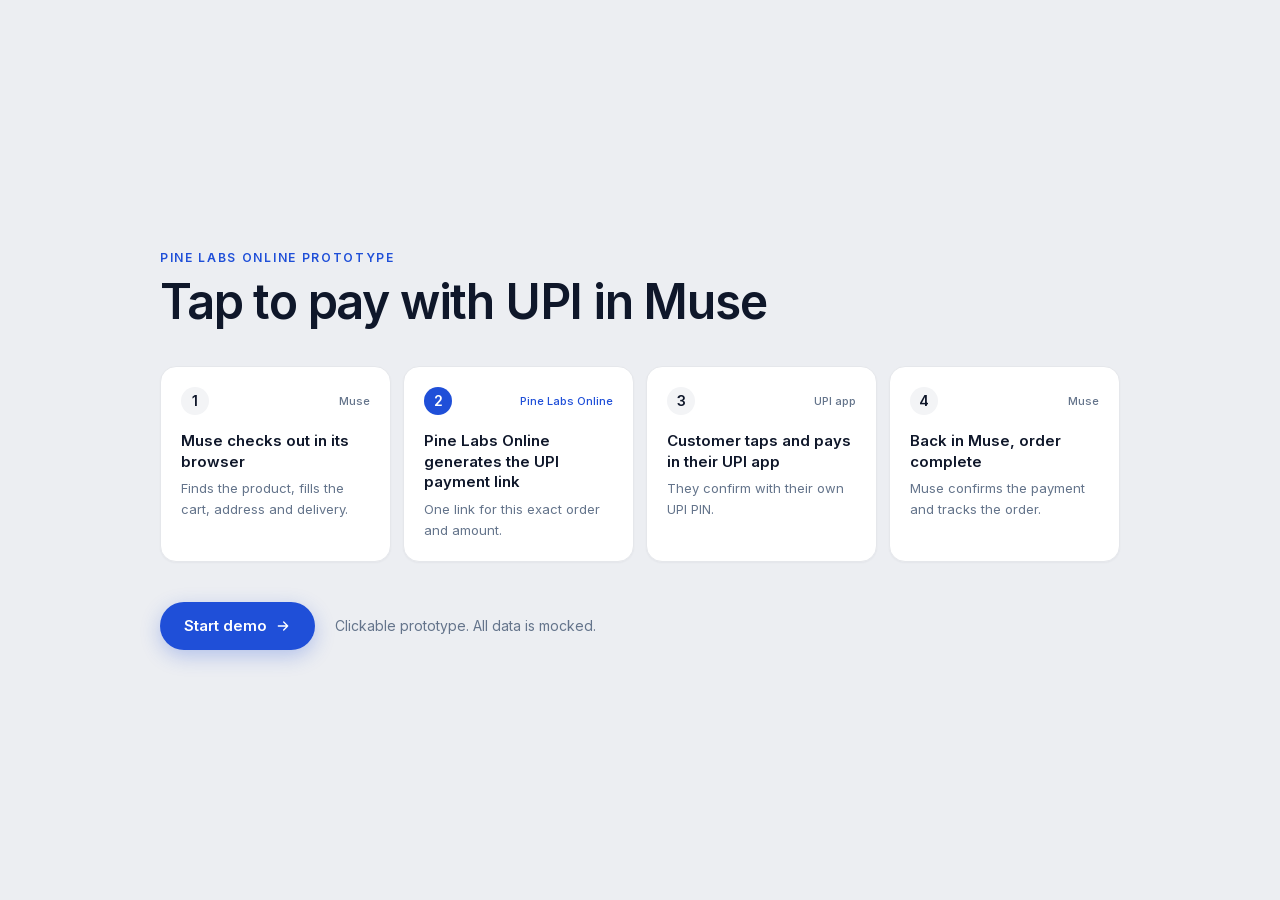
<file: index.html>
<!DOCTYPE html><!--DOix5eGANbyI_nHzHL5Zt--><html lang="en" class="__variable_d8ebd1"><head><meta charSet="utf-8"/><meta name="viewport" content="width=device-width, initial-scale=1"/><link rel="preload" href="/_next/static/media/e4af272ccee01ff0-s.p.woff2" as="font" crossorigin="" type="font/woff2"/><link rel="stylesheet" href="/_next/static/css/c49700645d772ae1.css" data-precedence="next"/><link rel="preload" as="script" fetchPriority="low" href="/_next/static/chunks/webpack-a25b6694ddfb39a9.js"/><script src="/_next/static/chunks/4bd1b696-c023c6e3521b1417.js" async=""></script><script src="/_next/static/chunks/255-15b9cc804e0d9c7d.js" async=""></script><script src="/_next/static/chunks/main-app-b531498d83eddec6.js" async=""></script><script src="/_next/static/chunks/app/page-eae28957db2c0c24.js" async=""></script><meta name="next-size-adjust" content=""/><meta name="theme-color" content="#eceef2"/><title>Tap to pay with UPI in Muse</title><meta name="description" content="Pine Labs Online prototype. Muse checks out, the customer pays with UPI."/><meta property="og:title" content="Tap to pay with UPI in Muse"/><meta property="og:description" content="Pine Labs Online prototype. Muse checks out, the customer pays with UPI."/><meta property="og:url" content="https://upilink.agentcheckout.app"/><meta property="og:site_name" content="Pine Labs Online"/><meta property="og:image" content="https://upilink.agentcheckout.app/og.png"/><meta property="og:image:width" content="1200"/><meta property="og:image:height" content="630"/><meta property="og:image:alt" content="Tap to pay with UPI in Muse. A Pine Labs Online prototype."/><meta property="og:type" content="website"/><meta name="twitter:card" content="summary_large_image"/><meta name="twitter:title" content="Tap to pay with UPI in Muse"/><meta name="twitter:description" content="Pine Labs Online prototype. Muse checks out, the customer pays with UPI."/><meta name="twitter:image" content="https://upilink.agentcheckout.app/og.png"/><link rel="icon" href="/icon.svg"/><link rel="apple-touch-icon" href="/apple-touch-icon.png"/><script src="/_next/static/chunks/polyfills-42372ed130431b0a.js" noModule=""></script></head><body class="font-sans"><div hidden=""><!--$--><!--/$--></div><main class="mx-auto flex min-h-dvh max-w-5xl flex-col justify-center px-4 py-8 sm:px-8 sm:py-12"><p class="text-xs font-semibold tracking-[0.14em] text-accent uppercase">Pine Labs Online prototype</p><h1 class="mt-3 whitespace-nowrap text-[24px] font-semibold tracking-tight text-ink sm:text-5xl">Tap to pay with UPI in Muse</h1><ol class="mt-8 grid gap-2.5 sm:mt-10 sm:grid-cols-4 sm:gap-3"><li class="relative rounded-2xl border border-line bg-white p-4 sm:p-5 shadow-[0_1px_2px_rgba(15,23,42,0.04)]"><div class="flex items-center justify-between"><span class="flex h-7 w-7 items-center justify-center rounded-full text-sm font-semibold bg-surface text-ink">1</span><span class="text-[11px] font-medium text-muted">Muse</span></div><h2 class="mt-3 text-[15px] leading-snug sm:mt-4 font-semibold text-ink">Muse checks out in its browser</h2><p class="mt-1.5 text-[13px] leading-relaxed text-muted">Finds the product, fills the cart, address and delivery.</p></li><li class="relative rounded-2xl border border-line bg-white p-4 sm:p-5 shadow-[0_1px_2px_rgba(15,23,42,0.04)]"><div class="flex items-center justify-between"><span class="flex h-7 w-7 items-center justify-center rounded-full text-sm font-semibold bg-accent text-white">2</span><span class="text-[11px] font-medium text-accent">Pine Labs Online</span></div><h2 class="mt-3 text-[15px] leading-snug sm:mt-4 font-semibold text-ink">Pine Labs Online generates the UPI payment link</h2><p class="mt-1.5 text-[13px] leading-relaxed text-muted">One link for this exact order and amount.</p></li><li class="relative rounded-2xl border border-line bg-white p-4 sm:p-5 shadow-[0_1px_2px_rgba(15,23,42,0.04)]"><div class="flex items-center justify-between"><span class="flex h-7 w-7 items-center justify-center rounded-full text-sm font-semibold bg-surface text-ink">3</span><span class="text-[11px] font-medium text-muted">UPI app</span></div><h2 class="mt-3 text-[15px] leading-snug sm:mt-4 font-semibold text-ink">Customer taps and pays in their UPI app</h2><p class="mt-1.5 text-[13px] leading-relaxed text-muted">They confirm with their own UPI PIN.</p></li><li class="relative rounded-2xl border border-line bg-white p-4 sm:p-5 shadow-[0_1px_2px_rgba(15,23,42,0.04)]"><div class="flex items-center justify-between"><span class="flex h-7 w-7 items-center justify-center rounded-full text-sm font-semibold bg-surface text-ink">4</span><span class="text-[11px] font-medium text-muted">Muse</span></div><h2 class="mt-3 text-[15px] leading-snug sm:mt-4 font-semibold text-ink">Back in Muse, order complete</h2><p class="mt-1.5 text-[13px] leading-relaxed text-muted">Muse confirms the payment and tracks the order.</p></li></ol><div class="mt-10 flex flex-col items-start gap-3 sm:flex-row sm:items-center sm:gap-5"><button type="button" class="inline-flex h-12 items-center gap-2 rounded-full bg-accent px-6 text-[15px] font-semibold text-white shadow-[0_6px_20px_rgba(31,79,216,0.28)] transition hover:brightness-110 active:scale-[0.98]">Start demo<svg viewBox="0 0 24 24" fill="none" stroke="currentColor" stroke-width="2" stroke-linecap="round" stroke-linejoin="round" class="h-4 w-4"><path d="M5 12h14M13 6l6 6-6 6"></path></svg></button><p class="text-sm text-muted">Clickable prototype. All data is mocked.</p></div></main><!--$--><!--/$--><script src="/_next/static/chunks/webpack-a25b6694ddfb39a9.js" id="_R_" async=""></script><script>(self.__next_f=self.__next_f||[]).push([0])</script><script>self.__next_f.push([1,"1:\"$Sreact.fragment\"\n2:I[9766,[],\"\"]\n3:I[8924,[],\"\"]\n4:I[1959,[],\"ClientPageRoot\"]\n5:I[5399,[\"974\",\"static/chunks/app/page-eae28957db2c0c24.js\"],\"default\"]\n8:I[4431,[],\"OutletBoundary\"]\na:I[5278,[],\"AsyncMetadataOutlet\"]\nc:I[4431,[],\"ViewportBoundary\"]\ne:I[4431,[],\"MetadataBoundary\"]\nf:\"$Sreact.suspense\"\n11:I[7150,[],\"\"]\n:HL[\"/_next/static/media/e4af272ccee01ff0-s.p.woff2\",\"font\",{\"crossOrigin\":\"\",\"type\":\"font/woff2\"}]\n:HL[\"/_next/static/css/c49700645d772ae1.css\",\"style\"]\n"])</script><script>self.__next_f.push([1,"0:{\"P\":null,\"b\":\"DOix5eGANbyI-nHzHL5Zt\",\"p\":\"\",\"c\":[\"\",\"\"],\"i\":false,\"f\":[[[\"\",{\"children\":[\"__PAGE__\",{}]},\"$undefined\",\"$undefined\",true],[\"\",[\"$\",\"$1\",\"c\",{\"children\":[[[\"$\",\"link\",\"0\",{\"rel\":\"stylesheet\",\"href\":\"/_next/static/css/c49700645d772ae1.css\",\"precedence\":\"next\",\"crossOrigin\":\"$undefined\",\"nonce\":\"$undefined\"}]],[\"$\",\"html\",null,{\"lang\":\"en\",\"className\":\"__variable_d8ebd1\",\"children\":[\"$\",\"body\",null,{\"className\":\"font-sans\",\"children\":[\"$\",\"$L2\",null,{\"parallelRouterKey\":\"children\",\"error\":\"$undefined\",\"errorStyles\":\"$undefined\",\"errorScripts\":\"$undefined\",\"template\":[\"$\",\"$L3\",null,{}],\"templateStyles\":\"$undefined\",\"templateScripts\":\"$undefined\",\"notFound\":[[[\"$\",\"title\",null,{\"children\":\"404: This page could not be found.\"}],[\"$\",\"div\",null,{\"style\":{\"fontFamily\":\"system-ui,\\\"Segoe UI\\\",Roboto,Helvetica,Arial,sans-serif,\\\"Apple Color Emoji\\\",\\\"Segoe UI Emoji\\\"\",\"height\":\"100vh\",\"textAlign\":\"center\",\"display\":\"flex\",\"flexDirection\":\"column\",\"alignItems\":\"center\",\"justifyContent\":\"center\"},\"children\":[\"$\",\"div\",null,{\"children\":[[\"$\",\"style\",null,{\"dangerouslySetInnerHTML\":{\"__html\":\"body{color:#000;background:#fff;margin:0}.next-error-h1{border-right:1px solid rgba(0,0,0,.3)}@media (prefers-color-scheme:dark){body{color:#fff;background:#000}.next-error-h1{border-right:1px solid rgba(255,255,255,.3)}}\"}}],[\"$\",\"h1\",null,{\"className\":\"next-error-h1\",\"style\":{\"display\":\"inline-block\",\"margin\":\"0 20px 0 0\",\"padding\":\"0 23px 0 0\",\"fontSize\":24,\"fontWeight\":500,\"verticalAlign\":\"top\",\"lineHeight\":\"49px\"},\"children\":404}],[\"$\",\"div\",null,{\"style\":{\"display\":\"inline-block\"},\"children\":[\"$\",\"h2\",null,{\"style\":{\"fontSize\":14,\"fontWeight\":400,\"lineHeight\":\"49px\",\"margin\":0},\"children\":\"This page could not be found.\"}]}]]}]}]],[]],\"forbidden\":\"$undefined\",\"unauthorized\":\"$undefined\"}]}]}]]}],{\"children\":[\"__PAGE__\",[\"$\",\"$1\",\"c\",{\"children\":[[\"$\",\"$L4\",null,{\"Component\":\"$5\",\"searchParams\":{},\"params\":{},\"promises\":[\"$@6\",\"$@7\"]}],null,[\"$\",\"$L8\",null,{\"children\":[\"$L9\",[\"$\",\"$La\",null,{\"promise\":\"$@b\"}]]}]]}],{},null,false]},null,false],[\"$\",\"$1\",\"h\",{\"children\":[null,[[\"$\",\"$Lc\",null,{\"children\":\"$Ld\"}],[\"$\",\"meta\",null,{\"name\":\"next-size-adjust\",\"content\":\"\"}]],[\"$\",\"$Le\",null,{\"children\":[\"$\",\"div\",null,{\"hidden\":true,\"children\":[\"$\",\"$f\",null,{\"fallback\":null,\"children\":\"$L10\"}]}]}]]}],false]],\"m\":\"$undefined\",\"G\":[\"$11\",[]],\"s\":false,\"S\":true}\n"])</script><script>self.__next_f.push([1,"6:{}\n7:\"$0:f:0:1:2:children:1:props:children:0:props:params\"\n"])</script><script>self.__next_f.push([1,"d:[[\"$\",\"meta\",\"0\",{\"charSet\":\"utf-8\"}],[\"$\",\"meta\",\"1\",{\"name\":\"viewport\",\"content\":\"width=device-width, initial-scale=1\"}],[\"$\",\"meta\",\"2\",{\"name\":\"theme-color\",\"content\":\"#eceef2\"}]]\n9:null\n"])</script><script>self.__next_f.push([1,"12:I[622,[],\"IconMark\"]\n"])</script><script>self.__next_f.push([1,"b:{\"metadata\":[[\"$\",\"title\",\"0\",{\"children\":\"Tap to pay with UPI in Muse\"}],[\"$\",\"meta\",\"1\",{\"name\":\"description\",\"content\":\"Pine Labs Online prototype. Muse checks out, the customer pays with UPI.\"}],[\"$\",\"meta\",\"2\",{\"property\":\"og:title\",\"content\":\"Tap to pay with UPI in Muse\"}],[\"$\",\"meta\",\"3\",{\"property\":\"og:description\",\"content\":\"Pine Labs Online prototype. Muse checks out, the customer pays with UPI.\"}],[\"$\",\"meta\",\"4\",{\"property\":\"og:url\",\"content\":\"https://upilink.agentcheckout.app\"}],[\"$\",\"meta\",\"5\",{\"property\":\"og:site_name\",\"content\":\"Pine Labs Online\"}],[\"$\",\"meta\",\"6\",{\"property\":\"og:image\",\"content\":\"https://upilink.agentcheckout.app/og.png\"}],[\"$\",\"meta\",\"7\",{\"property\":\"og:image:width\",\"content\":\"1200\"}],[\"$\",\"meta\",\"8\",{\"property\":\"og:image:height\",\"content\":\"630\"}],[\"$\",\"meta\",\"9\",{\"property\":\"og:image:alt\",\"content\":\"Tap to pay with UPI in Muse. A Pine Labs Online prototype.\"}],[\"$\",\"meta\",\"10\",{\"property\":\"og:type\",\"content\":\"website\"}],[\"$\",\"meta\",\"11\",{\"name\":\"twitter:card\",\"content\":\"summary_large_image\"}],[\"$\",\"meta\",\"12\",{\"name\":\"twitter:title\",\"content\":\"Tap to pay with UPI in Muse\"}],[\"$\",\"meta\",\"13\",{\"name\":\"twitter:description\",\"content\":\"Pine Labs Online prototype. Muse checks out, the customer pays with UPI.\"}],[\"$\",\"meta\",\"14\",{\"name\":\"twitter:image\",\"content\":\"https://upilink.agentcheckout.app/og.png\"}],[\"$\",\"link\",\"15\",{\"rel\":\"icon\",\"href\":\"/icon.svg\"}],[\"$\",\"link\",\"16\",{\"rel\":\"apple-touch-icon\",\"href\":\"/apple-touch-icon.png\"}],[\"$\",\"$L12\",\"17\",{}]],\"error\":null,\"digest\":\"$undefined\"}\n"])</script><script>self.__next_f.push([1,"10:\"$b:metadata\"\n"])</script></body></html>
</file>
<file: _next/static/css/c49700645d772ae1.css>
@font-face{font-family:Inter;font-style:normal;font-weight:100 900;font-display:swap;src:url(/_next/static/media/ba9851c3c22cd980-s.woff2) format("woff2");unicode-range:u+0460-052f,u+1c80-1c8a,u+20b4,u+2de0-2dff,u+a640-a69f,u+fe2e-fe2f}@font-face{font-family:Inter;font-style:normal;font-weight:100 900;font-display:swap;src:url(/_next/static/media/21350d82a1f187e9-s.woff2) format("woff2");unicode-range:u+0301,u+0400-045f,u+0490-0491,u+04b0-04b1,u+2116}@font-face{font-family:Inter;font-style:normal;font-weight:100 900;font-display:swap;src:url(/_next/static/media/c5fe6dc8356a8c31-s.woff2) format("woff2");unicode-range:u+1f??}@font-face{font-family:Inter;font-style:normal;font-weight:100 900;font-display:swap;src:url(/_next/static/media/19cfc7226ec3afaa-s.woff2) format("woff2");unicode-range:u+0370-0377,u+037a-037f,u+0384-038a,u+038c,u+038e-03a1,u+03a3-03ff}@font-face{font-family:Inter;font-style:normal;font-weight:100 900;font-display:swap;src:url(/_next/static/media/df0a9ae256c0569c-s.woff2) format("woff2");unicode-range:u+0102-0103,u+0110-0111,u+0128-0129,u+0168-0169,u+01a0-01a1,u+01af-01b0,u+0300-0301,u+0303-0304,u+0308-0309,u+0323,u+0329,u+1ea0-1ef9,u+20ab}@font-face{font-family:Inter;font-style:normal;font-weight:100 900;font-display:swap;src:url(/_next/static/media/8e9860b6e62d6359-s.woff2) format("woff2");unicode-range:u+0100-02ba,u+02bd-02c5,u+02c7-02cc,u+02ce-02d7,u+02dd-02ff,u+0304,u+0308,u+0329,u+1d00-1dbf,u+1e00-1e9f,u+1ef2-1eff,u+2020,u+20a0-20ab,u+20ad-20c4,u+2113,u+2c60-2c7f,u+a720-a7ff}@font-face{font-family:Inter;font-style:normal;font-weight:100 900;font-display:swap;src:url(/_next/static/media/e4af272ccee01ff0-s.p.woff2) format("woff2");unicode-range:u+00??,u+0131,u+0152-0153,u+02bb-02bc,u+02c6,u+02da,u+02dc,u+0304,u+0308,u+0329,u+2000-206f,u+20ac,u+2122,u+2191,u+2193,u+2212,u+2215,u+feff,u+fffd}@font-face{font-family:Inter Fallback;src:local("Arial");ascent-override:90.44%;descent-override:22.52%;line-gap-override:0.00%;size-adjust:107.12%}.__className_d8ebd1{font-family:Inter,Inter Fallback;font-style:normal}.__variable_d8ebd1{--font-inter:"Inter","Inter Fallback"}

/*! tailwindcss v4.3.5 | MIT License | https://tailwindcss.com */@layer properties{@supports (((-webkit-hyphens:none)) and (not (margin-trim:block))) or ((-moz-orient:inline) and (not (color:rgb(from red r g b)))){*,::backdrop,:after,:before{--tw-translate-x:0;--tw-translate-y:0;--tw-translate-z:0;--tw-space-y-reverse:0;--tw-border-style:solid;--tw-gradient-position:initial;--tw-gradient-from:#0000;--tw-gradient-via:#0000;--tw-gradient-to:#0000;--tw-gradient-stops:initial;--tw-gradient-via-stops:initial;--tw-gradient-from-position:0%;--tw-gradient-via-position:50%;--tw-gradient-to-position:100%;--tw-leading:initial;--tw-font-weight:initial;--tw-tracking:initial;--tw-shadow:0 0 #0000;--tw-shadow-color:initial;--tw-shadow-alpha:100%;--tw-inset-shadow:0 0 #0000;--tw-inset-shadow-color:initial;--tw-inset-shadow-alpha:100%;--tw-ring-color:initial;--tw-ring-shadow:0 0 #0000;--tw-inset-ring-color:initial;--tw-inset-ring-shadow:0 0 #0000;--tw-ring-inset:initial;--tw-ring-offset-width:0px;--tw-ring-offset-color:#fff;--tw-ring-offset-shadow:0 0 #0000;--tw-backdrop-blur:initial;--tw-backdrop-brightness:initial;--tw-backdrop-contrast:initial;--tw-backdrop-grayscale:initial;--tw-backdrop-hue-rotate:initial;--tw-backdrop-invert:initial;--tw-backdrop-opacity:initial;--tw-backdrop-saturate:initial;--tw-backdrop-sepia:initial;--tw-blur:initial;--tw-brightness:initial;--tw-contrast:initial;--tw-grayscale:initial;--tw-hue-rotate:initial;--tw-invert:initial;--tw-opacity:initial;--tw-saturate:initial;--tw-sepia:initial;--tw-drop-shadow:initial;--tw-drop-shadow-color:initial;--tw-drop-shadow-alpha:100%;--tw-drop-shadow-size:initial;--tw-scale-x:1;--tw-scale-y:1;--tw-scale-z:1}}}@layer theme{:host,:root{--font-sans:var(--font-inter),ui-sans-serif,system-ui,-apple-system,sans-serif;--font-mono:ui-monospace,SFMono-Regular,Menlo,Monaco,Consolas,"Liberation Mono","Courier New",monospace;--color-red-50:oklch(97.1% .013 17.38);--color-red-600:oklch(57.7% .245 27.325);--color-red-700:oklch(50.5% .213 27.518);--color-amber-50:oklch(98.7% .022 95.277);--color-amber-800:oklch(47.3% .137 46.201);--color-gray-100:oklch(96.7% .003 264.542);--color-gray-200:oklch(92.8% .006 264.531);--color-gray-300:oklch(87.2% .01 258.338);--color-gray-400:oklch(70.7% .022 261.325);--color-gray-500:oklch(55.1% .027 264.364);--color-black:#000;--color-white:#fff;--spacing:.25rem;--container-3xl:48rem;--container-5xl:64rem;--text-xs:.75rem;--text-xs--line-height:calc(1 / .75);--text-sm:.875rem;--text-sm--line-height:calc(1.25 / .875);--text-5xl:3rem;--text-5xl--line-height:1;--font-weight-normal:400;--font-weight-medium:500;--font-weight-semibold:600;--font-weight-bold:700;--tracking-tight:-.025em;--leading-snug:1.375;--leading-relaxed:1.625;--radius-md:.375rem;--radius-lg:.5rem;--radius-xl:.75rem;--radius-2xl:1rem;--animate-spin:spin 1s linear infinite;--default-transition-duration:.15s;--default-transition-timing-function:cubic-bezier(.4,0,.2,1);--default-font-family:var(--font-sans);--default-mono-font-family:var(--font-mono);--color-accent:#1f4fd8;--color-accent-soft:#e9effd;--color-ok:#16a34a;--color-ok-soft:#e8f6ee;--color-ink:#0f172a;--color-muted:#64748b;--color-line:#e5e7eb;--color-surface:#f3f4f6}}@layer base{*,::backdrop,:after,:before{box-sizing:border-box;border:0 solid;margin:0;padding:0}::file-selector-button{box-sizing:border-box;border:0 solid;margin:0;padding:0}:host,html{-webkit-text-size-adjust:100%;tab-size:4;line-height:1.5;font-family:var(--default-font-family,-apple-system,BlinkMacSystemFont,"Segoe UI",Roboto,"Helvetica Neue","Noto Sans",Arial,sans-serif,"Apple Color Emoji","Segoe UI Emoji","Segoe UI Symbol","Noto Color Emoji");font-feature-settings:var(--default-font-feature-settings,normal);font-variation-settings:var(--default-font-variation-settings,normal);-webkit-tap-highlight-color:transparent}hr{height:0;color:inherit;border-top-width:1px}abbr:where([title]){-webkit-text-decoration:underline dotted;text-decoration:underline dotted}h1,h2,h3,h4,h5,h6{font-size:inherit;font-weight:inherit}a{color:inherit;-webkit-text-decoration:inherit;text-decoration:inherit}b,strong{font-weight:bolder}code,kbd,pre,samp{font-family:var(--default-mono-font-family,ui-monospace,SFMono-Regular,Menlo,Monaco,Consolas,"Liberation Mono","Courier New",monospace);font-feature-settings:var(--default-mono-font-feature-settings,normal);font-variation-settings:var(--default-mono-font-variation-settings,normal);font-size:1em}small{font-size:80%}sub,sup{vertical-align:baseline;font-size:75%;line-height:0;position:relative}sub{bottom:-.25em}sup{top:-.5em}table{text-indent:0;border-color:inherit;border-collapse:collapse}:-moz-focusring:where(:not(iframe)){outline:auto}progress{vertical-align:baseline}summary{display:list-item}menu,ol,ul{list-style:none}audio,canvas,embed,iframe,img,object,svg,video{vertical-align:middle;display:block}img,video{max-width:100%;height:auto}button,input,optgroup,select,textarea{font:inherit;font-feature-settings:inherit;font-variation-settings:inherit;letter-spacing:inherit;color:inherit;opacity:1;background-color:#0000;border-radius:0}::file-selector-button{font:inherit;font-feature-settings:inherit;font-variation-settings:inherit;letter-spacing:inherit;color:inherit;opacity:1;background-color:#0000;border-radius:0}:where(select:is([multiple],[size])) optgroup{font-weight:bolder}:where(select:is([multiple],[size])) optgroup option{padding-inline-start:20px}::file-selector-button{margin-inline-end:4px}::placeholder{opacity:1}@supports (not ((-webkit-appearance:-apple-pay-button))) or (contain-intrinsic-size:1px){::placeholder{color:currentColor}@supports (color:color-mix(in lab,red,red)){::placeholder{color:color-mix(in oklab,currentcolor 50%,transparent)}}}textarea{resize:vertical}::-webkit-search-decoration{-webkit-appearance:none}::-webkit-date-and-time-value{min-height:1lh;text-align:inherit}::-webkit-datetime-edit{display:inline-flex}::-webkit-datetime-edit-fields-wrapper{padding:0}::-webkit-datetime-edit,::-webkit-datetime-edit-year-field{padding-block:0}::-webkit-datetime-edit-day-field,::-webkit-datetime-edit-month-field{padding-block:0}::-webkit-datetime-edit-hour-field,::-webkit-datetime-edit-minute-field{padding-block:0}::-webkit-datetime-edit-millisecond-field,::-webkit-datetime-edit-second-field{padding-block:0}::-webkit-datetime-edit-meridiem-field{padding-block:0}::-webkit-calendar-picker-indicator{line-height:1}:-moz-ui-invalid{box-shadow:none}button,input:where([type=button],[type=reset],[type=submit]){appearance:button}::file-selector-button{appearance:button}::-webkit-inner-spin-button,::-webkit-outer-spin-button{height:auto}[hidden]:where(:not([hidden=until-found])){display:none!important}}@layer components;@layer utilities{.invisible{visibility:hidden}.absolute{position:absolute}.relative{position:relative}.inset-0{inset:0}.top-2{top:calc(var(--spacing) * 2)}.top-\[10px\]{top:10px}.top-\[11px\]{top:11px}.right-2{right:calc(var(--spacing) * 2)}.left-1\/2{left:50%}.left-2{left:calc(var(--spacing) * 2)}.z-30{z-index:30}.z-40{z-index:40}.z-50{z-index:50}.mx-1{margin-inline:var(--spacing)}.mx-2{margin-inline:calc(var(--spacing) * 2)}.mx-auto{margin-inline:auto}.mt-0\.5{margin-top:calc(var(--spacing) * .5)}.mt-1{margin-top:var(--spacing)}.mt-1\.5{margin-top:calc(var(--spacing) * 1.5)}.mt-2{margin-top:calc(var(--spacing) * 2)}.mt-3{margin-top:calc(var(--spacing) * 3)}.mt-4{margin-top:calc(var(--spacing) * 4)}.mt-5{margin-top:calc(var(--spacing) * 5)}.mt-6{margin-top:calc(var(--spacing) * 6)}.mt-8{margin-top:calc(var(--spacing) * 8)}.mt-10{margin-top:calc(var(--spacing) * 10)}.mr-2{margin-right:calc(var(--spacing) * 2)}.mb-2{margin-bottom:calc(var(--spacing) * 2)}.mb-3{margin-bottom:calc(var(--spacing) * 3)}.mb-4{margin-bottom:calc(var(--spacing) * 4)}.ml-auto{margin-left:auto}.block{display:block}.flex{display:flex}.grid{display:grid}.hidden{display:none}.inline-flex{display:inline-flex}.h-1{height:var(--spacing)}.h-2{height:calc(var(--spacing) * 2)}.h-3{height:calc(var(--spacing) * 3)}.h-3\.5{height:calc(var(--spacing) * 3.5)}.h-4{height:calc(var(--spacing) * 4)}.h-5{height:calc(var(--spacing) * 5)}.h-6{height:calc(var(--spacing) * 6)}.h-7{height:calc(var(--spacing) * 7)}.h-8{height:calc(var(--spacing) * 8)}.h-9{height:calc(var(--spacing) * 9)}.h-10{height:calc(var(--spacing) * 10)}.h-11{height:calc(var(--spacing) * 11)}.h-12{height:calc(var(--spacing) * 12)}.h-16{height:calc(var(--spacing) * 16)}.h-\[4px\]{height:4px}.h-\[5px\]{height:5px}.h-\[11px\]{height:11px}.h-\[12px\]{height:12px}.h-\[14px\]{height:14px}.h-\[26px\]{height:26px}.h-\[32px\]{height:32px}.h-\[36px\]{height:36px}.h-\[50px\]{height:50px}.h-\[52px\]{height:52px}.h-\[60px\]{height:60px}.h-\[72px\]{height:72px}.h-dvh{height:100dvh}.h-full{height:100%}.min-h-0{min-height:0}.min-h-dvh{min-height:100dvh}.w-2{width:calc(var(--spacing) * 2)}.w-3{width:calc(var(--spacing) * 3)}.w-3\.5{width:calc(var(--spacing) * 3.5)}.w-4{width:calc(var(--spacing) * 4)}.w-5{width:calc(var(--spacing) * 5)}.w-6{width:calc(var(--spacing) * 6)}.w-7{width:calc(var(--spacing) * 7)}.w-8{width:calc(var(--spacing) * 8)}.w-9{width:calc(var(--spacing) * 9)}.w-10{width:calc(var(--spacing) * 10)}.w-11{width:calc(var(--spacing) * 11)}.w-14{width:calc(var(--spacing) * 14)}.w-16{width:calc(var(--spacing) * 16)}.w-\[14px\]{width:14px}.w-\[15px\]{width:15px}.w-\[17px\]{width:17px}.w-\[25px\]{width:25px}.w-\[60px\]{width:60px}.w-\[72px\]{width:72px}.w-\[86\%\]{width:86%}.w-\[90\%\]{width:90%}.w-\[100px\]{width:100px}.w-\[118px\]{width:118px}.w-\[134px\]{width:134px}.w-full{width:100%}.w-px{width:1px}.max-w-3xl{max-width:var(--container-3xl)}.max-w-5xl{max-width:var(--container-5xl)}.max-w-\[86\%\]{max-width:86%}.min-w-0{min-width:0}.flex-1{flex:1}.shrink-0{flex-shrink:0}.-translate-x-1\/2{--tw-translate-x:calc(calc(1 / 2 * 100%) * -1);translate:var(--tw-translate-x) var(--tw-translate-y)}.animate-spin{animation:var(--animate-spin)}.grid-cols-3{grid-template-columns:repeat(3,minmax(0,1fr))}.grid-cols-4{grid-template-columns:repeat(4,minmax(0,1fr))}.flex-col{flex-direction:column}.flex-wrap{flex-wrap:wrap}.items-center{align-items:center}.items-start{align-items:flex-start}.justify-between{justify-content:space-between}.justify-center{justify-content:center}.justify-end{justify-content:flex-end}.gap-1{gap:var(--spacing)}.gap-1\.5{gap:calc(var(--spacing) * 1.5)}.gap-2{gap:calc(var(--spacing) * 2)}.gap-2\.5{gap:calc(var(--spacing) * 2.5)}.gap-3{gap:calc(var(--spacing) * 3)}.gap-4{gap:calc(var(--spacing) * 4)}:where(.space-y-1\.5>:not(:last-child)){--tw-space-y-reverse:0;margin-block-start:calc(calc(var(--spacing) * 1.5) * var(--tw-space-y-reverse));margin-block-end:calc(calc(var(--spacing) * 1.5) * calc(1 - var(--tw-space-y-reverse)))}:where(.space-y-2>:not(:last-child)){--tw-space-y-reverse:0;margin-block-start:calc(calc(var(--spacing) * 2) * var(--tw-space-y-reverse));margin-block-end:calc(calc(var(--spacing) * 2) * calc(1 - var(--tw-space-y-reverse)))}.self-end{align-self:flex-end}.self-start{align-self:flex-start}.overflow-hidden{overflow:hidden}.overflow-y-auto{overflow-y:auto}.rounded-2xl{border-radius:var(--radius-2xl)}.rounded-\[20px\]{border-radius:20px}.rounded-\[22px\]{border-radius:22px}.rounded-\[28px\]{border-radius:28px}.rounded-full{border-radius:2147483647px}.rounded-lg{border-radius:var(--radius-lg)}.rounded-md{border-radius:var(--radius-md)}.rounded-xl{border-radius:var(--radius-xl)}.rounded-t-\[28px\]{border-top-left-radius:28px;border-top-right-radius:28px}.border{border-style:var(--tw-border-style);border-width:1px}.border-2{border-style:var(--tw-border-style);border-width:2px}.border-t{border-top-style:var(--tw-border-style);border-top-width:1px}.border-b{border-bottom-style:var(--tw-border-style);border-bottom-width:1px}.border-accent\/30{border-color:#1f4fd84d}@supports (color:color-mix(in lab,red,red)){.border-accent\/30{border-color:color-mix(in oklab,var(--color-accent) 30%,transparent)}}.border-gray-300{border-color:var(--color-gray-300)}.border-line{border-color:var(--color-line)}.border-line\/60{border-color:#e5e7eb99}@supports (color:color-mix(in lab,red,red)){.border-line\/60{border-color:color-mix(in oklab,var(--color-line) 60%,transparent)}}.border-line\/70{border-color:#e5e7ebb3}@supports (color:color-mix(in lab,red,red)){.border-line\/70{border-color:color-mix(in oklab,var(--color-line) 70%,transparent)}}.bg-\[\#FFF4D6\]{background-color:#fff4d6}.bg-\[\#cfe2ff\]{background-color:#cfe2ff}.bg-\[\#ececee\]{background-color:#ececee}.bg-\[\#f1f3f8\]{background-color:#f1f3f8}.bg-\[\#fafafa\]{background-color:#fafafa}.bg-accent{background-color:var(--color-accent)}.bg-accent-soft{background-color:var(--color-accent-soft)}.bg-amber-50{background-color:var(--color-amber-50)}.bg-black{background-color:var(--color-black)}.bg-black\/40{background-color:#0006}@supports (color:color-mix(in lab,red,red)){.bg-black\/40{background-color:color-mix(in oklab,var(--color-black) 40%,transparent)}}.bg-black\/50{background-color:#00000080}@supports (color:color-mix(in lab,red,red)){.bg-black\/50{background-color:color-mix(in oklab,var(--color-black) 50%,transparent)}}.bg-gray-100{background-color:var(--color-gray-100)}.bg-gray-200\/80{background-color:#e5e7ebcc}@supports (color:color-mix(in lab,red,red)){.bg-gray-200\/80{background-color:color-mix(in oklab,var(--color-gray-200) 80%,transparent)}}.bg-gray-300{background-color:var(--color-gray-300)}.bg-gray-400\/70{background-color:#99a1afb3}@supports (color:color-mix(in lab,red,red)){.bg-gray-400\/70{background-color:color-mix(in oklab,var(--color-gray-400) 70%,transparent)}}.bg-gray-500{background-color:var(--color-gray-500)}.bg-ink{background-color:var(--color-ink)}.bg-line{background-color:var(--color-line)}.bg-ok{background-color:var(--color-ok)}.bg-ok-soft{background-color:var(--color-ok-soft)}.bg-red-50{background-color:var(--color-red-50)}.bg-surface{background-color:var(--color-surface)}.bg-white{background-color:var(--color-white)}.bg-white\/15{background-color:#ffffff26}@supports (color:color-mix(in lab,red,red)){.bg-white\/15{background-color:color-mix(in oklab,var(--color-white) 15%,transparent)}}.bg-white\/80{background-color:#fffc}@supports (color:color-mix(in lab,red,red)){.bg-white\/80{background-color:color-mix(in oklab,var(--color-white) 80%,transparent)}}.bg-white\/95{background-color:#fffffff2}@supports (color:color-mix(in lab,red,red)){.bg-white\/95{background-color:color-mix(in oklab,var(--color-white) 95%,transparent)}}.bg-gradient-to-br{--tw-gradient-position:to bottom right in oklab;background-image:linear-gradient(var(--tw-gradient-stops))}.from-gray-100{--tw-gradient-from:var(--color-gray-100);--tw-gradient-stops:var(--tw-gradient-via-stops,var(--tw-gradient-position),var(--tw-gradient-from) var(--tw-gradient-from-position),var(--tw-gradient-to) var(--tw-gradient-to-position))}.to-gray-200{--tw-gradient-to:var(--color-gray-200);--tw-gradient-stops:var(--tw-gradient-via-stops,var(--tw-gradient-position),var(--tw-gradient-from) var(--tw-gradient-from-position),var(--tw-gradient-to) var(--tw-gradient-to-position))}.p-0\.5{padding:calc(var(--spacing) * .5)}.p-3{padding:calc(var(--spacing) * 3)}.p-3\.5{padding:calc(var(--spacing) * 3.5)}.p-4{padding:calc(var(--spacing) * 4)}.px-1\.5{padding-inline:calc(var(--spacing) * 1.5)}.px-2{padding-inline:calc(var(--spacing) * 2)}.px-2\.5{padding-inline:calc(var(--spacing) * 2.5)}.px-3{padding-inline:calc(var(--spacing) * 3)}.px-3\.5{padding-inline:calc(var(--spacing) * 3.5)}.px-4{padding-inline:calc(var(--spacing) * 4)}.px-5{padding-inline:calc(var(--spacing) * 5)}.px-6{padding-inline:calc(var(--spacing) * 6)}.px-8{padding-inline:calc(var(--spacing) * 8)}.py-0\.5{padding-block:calc(var(--spacing) * .5)}.py-1{padding-block:var(--spacing)}.py-1\.5{padding-block:calc(var(--spacing) * 1.5)}.py-2{padding-block:calc(var(--spacing) * 2)}.py-2\.5{padding-block:calc(var(--spacing) * 2.5)}.py-3{padding-block:calc(var(--spacing) * 3)}.py-3\.5{padding-block:calc(var(--spacing) * 3.5)}.py-8{padding-block:calc(var(--spacing) * 8)}.pt-1{padding-top:var(--spacing)}.pt-2{padding-top:calc(var(--spacing) * 2)}.pt-3{padding-top:calc(var(--spacing) * 3)}.pt-4{padding-top:calc(var(--spacing) * 4)}.pt-5{padding-top:calc(var(--spacing) * 5)}.pb-2{padding-bottom:calc(var(--spacing) * 2)}.pb-4{padding-bottom:calc(var(--spacing) * 4)}.pb-5{padding-bottom:calc(var(--spacing) * 5)}.pb-6{padding-bottom:calc(var(--spacing) * 6)}.text-center{text-align:center}.text-left{text-align:left}.font-sans{font-family:var(--font-sans)}.text-sm{font-size:var(--text-sm);line-height:var(--tw-leading,var(--text-sm--line-height))}.text-xs{font-size:var(--text-xs);line-height:var(--tw-leading,var(--text-xs--line-height))}.text-\[10px\]{font-size:10px}.text-\[11px\]{font-size:11px}.text-\[12px\]{font-size:12px}.text-\[13px\]{font-size:13px}.text-\[14px\]{font-size:14px}.text-\[15px\]{font-size:15px}.text-\[16px\]{font-size:16px}.text-\[17px\]{font-size:17px}.text-\[20px\]{font-size:20px}.text-\[22px\]{font-size:22px}.text-\[24px\]{font-size:24px}.text-\[34px\]{font-size:34px}.leading-relaxed{--tw-leading:var(--leading-relaxed);line-height:var(--leading-relaxed)}.leading-snug{--tw-leading:var(--leading-snug);line-height:var(--leading-snug)}.font-bold{--tw-font-weight:var(--font-weight-bold);font-weight:var(--font-weight-bold)}.font-medium{--tw-font-weight:var(--font-weight-medium);font-weight:var(--font-weight-medium)}.font-normal{--tw-font-weight:var(--font-weight-normal);font-weight:var(--font-weight-normal)}.font-semibold{--tw-font-weight:var(--font-weight-semibold);font-weight:var(--font-weight-semibold)}.tracking-\[0\.14em\]{--tw-tracking:.14em;letter-spacing:.14em}.tracking-tight{--tw-tracking:var(--tracking-tight);letter-spacing:var(--tracking-tight)}.whitespace-nowrap{white-space:nowrap}.text-\[\#1b1b1f\]{color:#1b1b1f}.text-\[\#3d5ba9\]{color:#3d5ba9}.text-\[\#7A5200\]{color:#7a5200}.text-\[\#45464f\]{color:#45464f}.text-accent{color:var(--color-accent)}.text-amber-800{color:var(--color-amber-800)}.text-gray-400{color:var(--color-gray-400)}.text-ink{color:var(--color-ink)}.text-muted{color:var(--color-muted)}.text-ok{color:var(--color-ok)}.text-red-600{color:var(--color-red-600)}.text-red-700{color:var(--color-red-700)}.text-white{color:var(--color-white)}.uppercase{text-transform:uppercase}.opacity-60{opacity:.6}.shadow-\[0_1px_2px_rgba\(15\,23\,42\,0\.04\)\]{--tw-shadow:0 1px 2px var(--tw-shadow-color,#0f172a0a)}.shadow-\[0_1px_2px_rgba\(15\,23\,42\,0\.04\)\],.shadow-\[0_1px_3px_rgba\(15\,23\,42\,0\.06\)\]{box-shadow:var(--tw-inset-shadow),var(--tw-inset-ring-shadow),var(--tw-ring-offset-shadow),var(--tw-ring-shadow),var(--tw-shadow)}.shadow-\[0_1px_3px_rgba\(15\,23\,42\,0\.06\)\]{--tw-shadow:0 1px 3px var(--tw-shadow-color,#0f172a0f)}.shadow-\[0_4px_14px_rgba\(31\,79\,216\,0\.3\)\]{--tw-shadow:0 4px 14px var(--tw-shadow-color,#1f4fd84d)}.shadow-\[0_4px_14px_rgba\(31\,79\,216\,0\.3\)\],.shadow-\[0_6px_20px_rgba\(31\,79\,216\,0\.28\)\]{box-shadow:var(--tw-inset-shadow),var(--tw-inset-ring-shadow),var(--tw-ring-offset-shadow),var(--tw-ring-shadow),var(--tw-shadow)}.shadow-\[0_6px_20px_rgba\(31\,79\,216\,0\.28\)\]{--tw-shadow:0 6px 20px var(--tw-shadow-color,#1f4fd847)}.shadow-\[0_10px_30px_rgba\(15\,23\,42\,0\.22\)\]{--tw-shadow:0 10px 30px var(--tw-shadow-color,#0f172a38)}.shadow-\[0_10px_30px_rgba\(15\,23\,42\,0\.22\)\],.shadow-sm{box-shadow:var(--tw-inset-shadow),var(--tw-inset-ring-shadow),var(--tw-ring-offset-shadow),var(--tw-ring-shadow),var(--tw-shadow)}.shadow-sm{--tw-shadow:0 1px 3px 0 var(--tw-shadow-color,#0000001a),0 1px 2px -1px var(--tw-shadow-color,#0000001a)}.backdrop-blur{--tw-backdrop-blur:blur(8px);-webkit-backdrop-filter:var(--tw-backdrop-blur, ) var(--tw-backdrop-brightness, ) var(--tw-backdrop-contrast, ) var(--tw-backdrop-grayscale, ) var(--tw-backdrop-hue-rotate, ) var(--tw-backdrop-invert, ) var(--tw-backdrop-opacity, ) var(--tw-backdrop-saturate, ) var(--tw-backdrop-sepia, );backdrop-filter:var(--tw-backdrop-blur, ) var(--tw-backdrop-brightness, ) var(--tw-backdrop-contrast, ) var(--tw-backdrop-grayscale, ) var(--tw-backdrop-hue-rotate, ) var(--tw-backdrop-invert, ) var(--tw-backdrop-opacity, ) var(--tw-backdrop-saturate, ) var(--tw-backdrop-sepia, )}.transition{transition-property:color,background-color,border-color,outline-color,text-decoration-color,fill,stroke,--tw-gradient-from,--tw-gradient-via,--tw-gradient-to,opacity,box-shadow,transform,translate,scale,rotate,filter,-webkit-backdrop-filter,backdrop-filter,display,content-visibility,overlay,pointer-events;transition-timing-function:var(--tw-ease,var(--default-transition-timing-function));transition-duration:var(--tw-duration,var(--default-transition-duration))}.outline-none{--tw-outline-style:none;outline-style:none}@media (hover:hover){.hover\:border-gray-300:hover{border-color:var(--color-gray-300)}.hover\:brightness-110:hover{--tw-brightness:brightness(110%);filter:var(--tw-blur, ) var(--tw-brightness, ) var(--tw-contrast, ) var(--tw-grayscale, ) var(--tw-hue-rotate, ) var(--tw-invert, ) var(--tw-saturate, ) var(--tw-sepia, ) var(--tw-drop-shadow, )}}.focus\:border-accent:focus{border-color:var(--color-accent)}.focus\:ring-2:focus{--tw-ring-shadow:var(--tw-ring-inset, ) 0 0 0 calc(2px + var(--tw-ring-offset-width)) var(--tw-ring-color,currentcolor);box-shadow:var(--tw-inset-shadow),var(--tw-inset-ring-shadow),var(--tw-ring-offset-shadow),var(--tw-ring-shadow),var(--tw-shadow)}.focus\:ring-accent\/20:focus{--tw-ring-color:#1f4fd833}@supports (color:color-mix(in lab,red,red)){.focus\:ring-accent\/20:focus{--tw-ring-color:color-mix(in oklab,var(--color-accent) 20%,transparent)}}.active\:scale-95:active{--tw-scale-x:95%;--tw-scale-y:95%;--tw-scale-z:95%;scale:var(--tw-scale-x) var(--tw-scale-y)}.active\:scale-\[0\.98\]:active{scale:.98}.active\:bg-black\/5:active{background-color:#0000000d}@supports (color:color-mix(in lab,red,red)){.active\:bg-black\/5:active{background-color:color-mix(in oklab,var(--color-black) 5%,transparent)}}.active\:bg-black\/10:active{background-color:#0000001a}@supports (color:color-mix(in lab,red,red)){.active\:bg-black\/10:active{background-color:color-mix(in oklab,var(--color-black) 10%,transparent)}}.active\:bg-surface:active{background-color:var(--color-surface)}.active\:bg-white\/15:active{background-color:#ffffff26}@supports (color:color-mix(in lab,red,red)){.active\:bg-white\/15:active{background-color:color-mix(in oklab,var(--color-white) 15%,transparent)}}.disabled\:opacity-35:disabled{opacity:.35}.disabled\:opacity-40:disabled{opacity:.4}.disabled\:opacity-60:disabled{opacity:.6}@media (min-width:40rem){.sm\:mt-4{margin-top:calc(var(--spacing) * 4)}.sm\:mt-10{margin-top:calc(var(--spacing) * 10)}.sm\:block{display:block}.sm\:flex{display:flex}.sm\:inline{display:inline}.sm\:h-\[min\(864px\,100\%\)\]{height:min(864px,100%)}.sm\:w-\[410px\]{width:410px}.sm\:grid-cols-4{grid-template-columns:repeat(4,minmax(0,1fr))}.sm\:flex-row{flex-direction:row}.sm\:items-center{align-items:center}.sm\:gap-3{gap:calc(var(--spacing) * 3)}.sm\:gap-5{gap:calc(var(--spacing) * 5)}.sm\:rounded-\[46px\]{border-radius:46px}.sm\:rounded-\[56px\]{border-radius:56px}.sm\:border-0{border-style:var(--tw-border-style);border-width:0}.sm\:border-\[10px\]{border-style:var(--tw-border-style);border-width:10px}.sm\:border-\[\#111\]{border-color:#111}.sm\:bg-transparent{background-color:#0000}.sm\:p-4{padding:calc(var(--spacing) * 4)}.sm\:p-5{padding:calc(var(--spacing) * 5)}.sm\:px-8{padding-inline:calc(var(--spacing) * 8)}.sm\:py-12{padding-block:calc(var(--spacing) * 12)}.sm\:pt-3{padding-top:calc(var(--spacing) * 3)}.sm\:pb-8{padding-bottom:calc(var(--spacing) * 8)}.sm\:text-5xl{font-size:var(--text-5xl);line-height:var(--tw-leading,var(--text-5xl--line-height))}.sm\:shadow-\[0_30px_80px_rgba\(15\,23\,42\,0\.25\)\]{--tw-shadow:0 30px 80px var(--tw-shadow-color,#0f172a40);box-shadow:var(--tw-inset-shadow),var(--tw-inset-ring-shadow),var(--tw-ring-offset-shadow),var(--tw-ring-shadow),var(--tw-shadow)}}}body,html{color:var(--color-ink);-webkit-font-smoothing:antialiased;-webkit-tap-highlight-color:transparent;background:#eceef2}button{cursor:pointer}button:disabled{cursor:default}@keyframes rise{0%{opacity:0;transform:translateY(8px)}to{opacity:1;transform:none}}.rise{animation:rise .32s cubic-bezier(.2,.8,.2,1) both}@keyframes sheet{0%{transform:translateY(100%)}to{transform:none}}.sheet{animation:sheet .3s cubic-bezier(.2,.8,.2,1) both}@keyframes fade{0%{opacity:0}to{opacity:1}}.fade{animation:fade .22s both}@keyframes blink{0%,80%,to{opacity:.25}40%{opacity:1}}.dot{animation:blink 1.2s ease-in-out infinite}@keyframes pop{0%{opacity:0;transform:scale(.6)}60%{opacity:1;transform:scale(1.08)}to{transform:scale(1)}}.pop{animation:pop .38s cubic-bezier(.2,.8,.2,1) both}.no-scrollbar::-webkit-scrollbar{display:none}.no-scrollbar{scrollbar-width:none}@keyframes sheet-down{0%{opacity:0;transform:translateY(-120%)}to{opacity:1;transform:none}}.sheet-down{animation:sheet-down .38s cubic-bezier(.2,.8,.2,1) both}@property --tw-translate-x{syntax:"*";inherits:false;initial-value:0}@property --tw-translate-y{syntax:"*";inherits:false;initial-value:0}@property --tw-translate-z{syntax:"*";inherits:false;initial-value:0}@property --tw-space-y-reverse{syntax:"*";inherits:false;initial-value:0}@property --tw-border-style{syntax:"*";inherits:false;initial-value:solid}@property --tw-gradient-position{syntax:"*";inherits:false}@property --tw-gradient-from{syntax:"<color>";inherits:false;initial-value:#0000}@property --tw-gradient-via{syntax:"<color>";inherits:false;initial-value:#0000}@property --tw-gradient-to{syntax:"<color>";inherits:false;initial-value:#0000}@property --tw-gradient-stops{syntax:"*";inherits:false}@property --tw-gradient-via-stops{syntax:"*";inherits:false}@property --tw-gradient-from-position{syntax:"<length-percentage>";inherits:false;initial-value:0}@property --tw-gradient-via-position{syntax:"<length-percentage>";inherits:false;initial-value:50%}@property --tw-gradient-to-position{syntax:"<length-percentage>";inherits:false;initial-value:100%}@property --tw-leading{syntax:"*";inherits:false}@property --tw-font-weight{syntax:"*";inherits:false}@property --tw-tracking{syntax:"*";inherits:false}@property --tw-shadow{syntax:"*";inherits:false;initial-value:0 0 #0000}@property --tw-shadow-color{syntax:"*";inherits:false}@property --tw-shadow-alpha{syntax:"<percentage>";inherits:false;initial-value:100%}@property --tw-inset-shadow{syntax:"*";inherits:false;initial-value:0 0 #0000}@property --tw-inset-shadow-color{syntax:"*";inherits:false}@property --tw-inset-shadow-alpha{syntax:"<percentage>";inherits:false;initial-value:100%}@property --tw-ring-color{syntax:"*";inherits:false}@property --tw-ring-shadow{syntax:"*";inherits:false;initial-value:0 0 #0000}@property --tw-inset-ring-color{syntax:"*";inherits:false}@property --tw-inset-ring-shadow{syntax:"*";inherits:false;initial-value:0 0 #0000}@property --tw-ring-inset{syntax:"*";inherits:false}@property --tw-ring-offset-width{syntax:"<length>";inherits:false;initial-value:0}@property --tw-ring-offset-color{syntax:"*";inherits:false;initial-value:#fff}@property --tw-ring-offset-shadow{syntax:"*";inherits:false;initial-value:0 0 #0000}@property --tw-backdrop-blur{syntax:"*";inherits:false}@property --tw-backdrop-brightness{syntax:"*";inherits:false}@property --tw-backdrop-contrast{syntax:"*";inherits:false}@property --tw-backdrop-grayscale{syntax:"*";inherits:false}@property --tw-backdrop-hue-rotate{syntax:"*";inherits:false}@property --tw-backdrop-invert{syntax:"*";inherits:false}@property --tw-backdrop-opacity{syntax:"*";inherits:false}@property --tw-backdrop-saturate{syntax:"*";inherits:false}@property --tw-backdrop-sepia{syntax:"*";inherits:false}@property --tw-blur{syntax:"*";inherits:false}@property --tw-brightness{syntax:"*";inherits:false}@property --tw-contrast{syntax:"*";inherits:false}@property --tw-grayscale{syntax:"*";inherits:false}@property --tw-hue-rotate{syntax:"*";inherits:false}@property --tw-invert{syntax:"*";inherits:false}@property --tw-opacity{syntax:"*";inherits:false}@property --tw-saturate{syntax:"*";inherits:false}@property --tw-sepia{syntax:"*";inherits:false}@property --tw-drop-shadow{syntax:"*";inherits:false}@property --tw-drop-shadow-color{syntax:"*";inherits:false}@property --tw-drop-shadow-alpha{syntax:"<percentage>";inherits:false;initial-value:100%}@property --tw-drop-shadow-size{syntax:"*";inherits:false}@property --tw-scale-x{syntax:"*";inherits:false;initial-value:1}@property --tw-scale-y{syntax:"*";inherits:false;initial-value:1}@property --tw-scale-z{syntax:"*";inherits:false;initial-value:1}@keyframes spin{to{transform:rotate(1turn)}}
</file>
